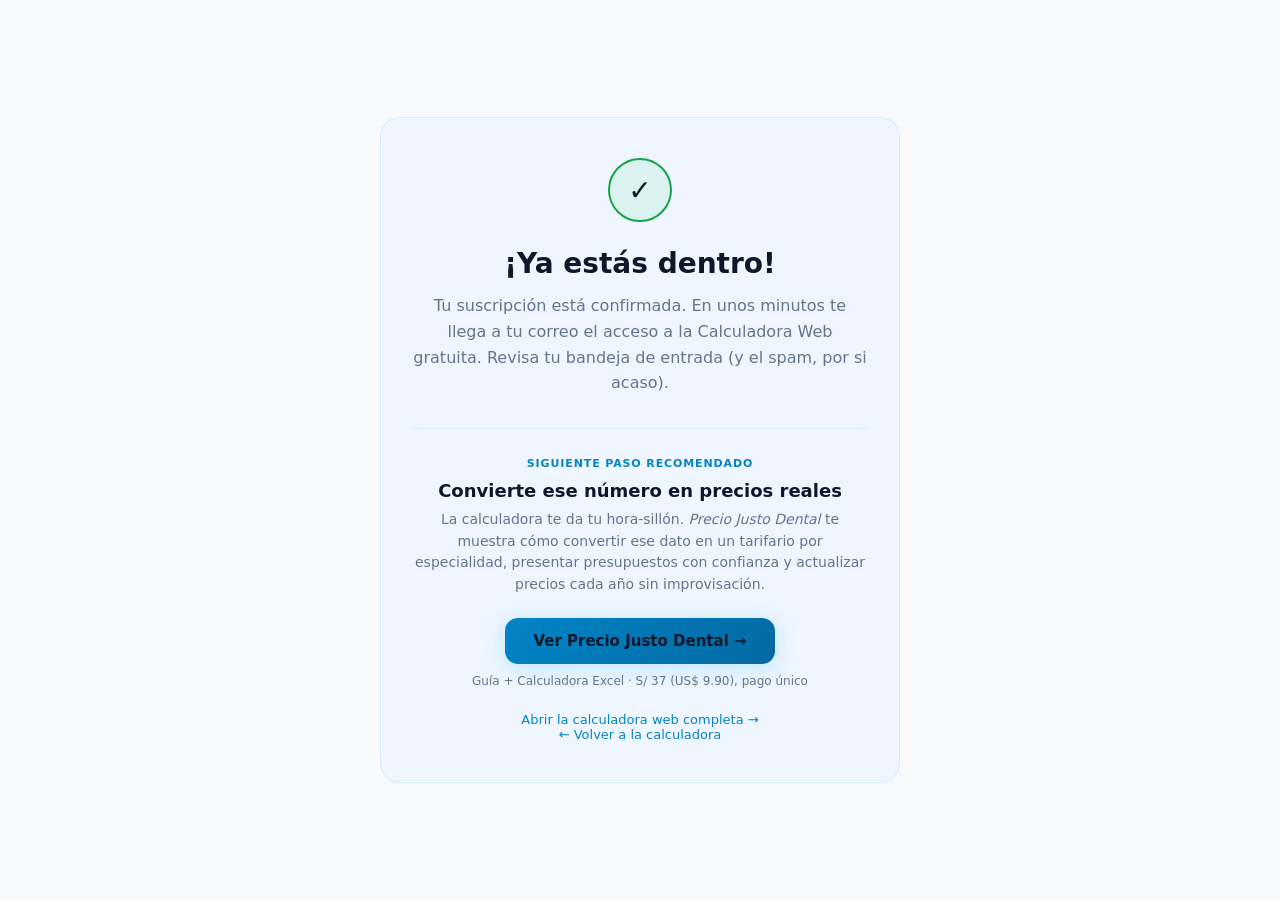
<file: gracias/index.html>
<!doctype html>
<html lang="es">
<head>
<!-- FELORYX-GA4 START -->
<script async src="https://www.googletagmanager.com/gtag/js?id=G-DVSLRD84X2"></script>
<script>window.dataLayer=window.dataLayer||[];function gtag(){dataLayer.push(arguments);}gtag('js',new Date());gtag('config','G-DVSLRD84X2');</script>
<!-- FELORYX-GA4 END -->
<meta charset="utf-8">
<meta name="viewport" content="width=device-width, initial-scale=1">
<title>Listo — FELORYX Dental</title>


<style>
  :root {
    --bg:     #0F172A;
    --bg2:    #1E293B;
    --fg:     #F1F5F9;
    --muted:  #94A3B8;
    --accent: #38BDF8;
    --accentd:#0EA5E9;
    --ok:     #4ADE80;
    color-scheme: dark;
  }
  @media (prefers-color-scheme: light) {
    :root:not([data-theme="dark"]) {
      --bg:    #F8FAFC; --bg2:   #EFF6FF;
      --fg:    #0F172A; --muted: #64748B;
      --accent:#0284C7; --accentd:#0369A1;
      --ok:    #16A34A;
      color-scheme: light;
    }
  }
  :root[data-theme="light"] {
    --bg:#F8FAFC; --bg2:#EFF6FF;
    --fg:#0F172A; --muted:#64748B;
    --accent:#0284C7; --accentd:#0369A1;
    --ok:#16A34A; color-scheme: light;
  }

  * { box-sizing: border-box; margin: 0; padding: 0; }
  body {
    background: var(--bg);
    color: var(--fg);
    font-family: 'Inter', system-ui, -apple-system, sans-serif;
    min-height: 100dvh;
    display: flex;
    flex-direction: column;
    align-items: center;
    justify-content: center;
    padding: 40px max(16px, env(safe-area-inset-left, 0px));
    padding-right: max(16px, env(safe-area-inset-right, 0px));
    text-align: center;
  }

  .card {
    background: var(--bg2);
    border: 1px solid rgba(56,189,248,.15);
    border-radius: 20px;
    padding: 40px 32px;
    max-width: 520px;
    width: 100%;
  }

  .check-icon {
    width: 64px; height: 64px;
    background: rgba(74,222,128,.12);
    border: 2px solid var(--ok);
    border-radius: 50%;
    display: flex; align-items: center; justify-content: center;
    margin: 0 auto 24px;
    font-size: 28px;
  }

  h1 {
    font-size: clamp(22px, 5vw, 28px);
    font-weight: 800;
    line-height: 1.25;
    margin-bottom: 12px;
    color: var(--fg);
    text-wrap: balance;
  }

  .subtitle {
    font-size: 16px;
    color: var(--muted);
    line-height: 1.6;
    margin-bottom: 32px;
  }

  .divider {
    border: none;
    border-top: 1px solid rgba(56,189,248,.12);
    margin: 28px 0;
  }

  .upsell-label {
    font-size: 11px;
    font-weight: 700;
    letter-spacing: .08em;
    text-transform: uppercase;
    color: var(--accent);
    margin-bottom: 10px;
  }

  .upsell-title {
    font-size: 18px;
    font-weight: 700;
    color: var(--fg);
    margin-bottom: 8px;
    text-wrap: balance;
  }

  .upsell-desc {
    font-size: 14px;
    color: var(--muted);
    line-height: 1.55;
    margin-bottom: 22px;
  }

  .btn-cta {
    display: inline-block;
    background: linear-gradient(135deg, var(--accent), var(--accentd));
    color: #0F172A;
    font-weight: 800;
    font-size: 15px;
    padding: 14px 28px;
    border-radius: 13px;
    text-decoration: none;
    box-shadow: 0 4px 22px rgba(56,189,248,.28);
    transition: transform .15s, box-shadow .15s;
    cursor: pointer;
  }
  .btn-cta:hover { transform: translateY(-1px); box-shadow: 0 7px 30px rgba(56,189,248,.40); }

  .price-tag {
    font-size: 12px;
    color: var(--muted);
    margin-top: 10px;
  }

  .back-link {
    margin-top: 24px;
    font-size: 13px;
    color: var(--muted);
  }
  .back-link a { color: var(--accent); text-decoration: none; }
  .back-link a:hover { text-decoration: underline; }
</style>
</head>
<body>

<div class="card">
  <div class="check-icon">✓</div>

  <h1>¡Ya estás dentro!</h1>
  <p class="subtitle">
    Tu suscripción está confirmada. En unos minutos te llega a tu correo el acceso a la Calculadora Web gratuita.
    Revisa tu bandeja de entrada (y el spam, por si acaso).
  </p>

  <hr class="divider">

  <p class="upsell-label">Siguiente paso recomendado</p>
  <p class="upsell-title">Convierte ese número en precios reales</p>
  <p class="upsell-desc">
    La calculadora te da tu hora-sillón. <em>Precio Justo Dental</em> te muestra
    cómo convertir ese dato en un tarifario por especialidad, presentar
    presupuestos con confianza y actualizar precios cada año sin improvisación.
  </p>

  <a class="btn-cta"
     href="https://pay.hotmart.com/T108039382I?src=brevo&sck=brevo_gracias_cta"
     target="_blank" rel="noopener"
     onclick="if(typeof gtag==='function'){gtag('event','begin_checkout',{currency:'USD',value:9.90,items:[{item_id:'T001',item_name:'Precio Justo Dental'}],cta_id:'gracias_cta'});}">
    Ver Precio Justo Dental →
  </a>
  <p class="price-tag">Guía + Calculadora Excel · S/ 37 (US$ 9.90), pago único</p>

  <p class="back-link">
    <a href="https://feloryx.github.io/calculadora-hora-sillon/calculadora-web/?utm_source=brevo&utm_medium=gracias&utm_campaign=t001_calculadora">Abrir la calculadora web completa →</a><br>
    <a href="https://feloryx.github.io/calculadora-hora-sillon/"
       onclick="if(typeof gtag!=='undefined'){gtag('event','back_to_calc',{event_category:'navigation',event_label:'gracias_back'});}">
      ← Volver a la calculadora
    </a>
  </p>
</div>

<script>
// generate_lead cuando:
//   A) ?lead=1  — redireccion directa desde formulario Brevo (via postMessage listener)
//   B) ?utm_source=brevo&utm_medium=form — fallback si el iframe redirige sin postMessage
// Idempotente: una vez por navegador (localStorage). Limpia params de URL post-disparo.
(function () {
  var p = new URLSearchParams(location.search);
  var fromBrevo = (p.get('utm_source') === 'brevo' && p.get('utm_medium') === 'form');
  var hasLeadParam = (p.get('lead') === '1');
  if (!hasLeadParam && !fromBrevo) return;
  var KEY = 'feloryx_t001_lead_v2';
  var seen = false;
  try { seen = localStorage.getItem(KEY) === '1'; } catch (e) {}
  if (!seen && typeof gtag === 'function') {
    gtag('event', 'generate_lead', { lead_source: 'brevo_form', form_id: 'calculadora_hora_sillon', currency: 'USD', value: 1 });
    try { localStorage.setItem(KEY, '1'); } catch (e) {}
  }
  p.delete('lead');
  var q = p.toString();
  try { history.replaceState(null, '', location.pathname + (q ? '?' + q : '') + location.hash); } catch (e) {}
})();
</script>

</body>
</html>
</file>
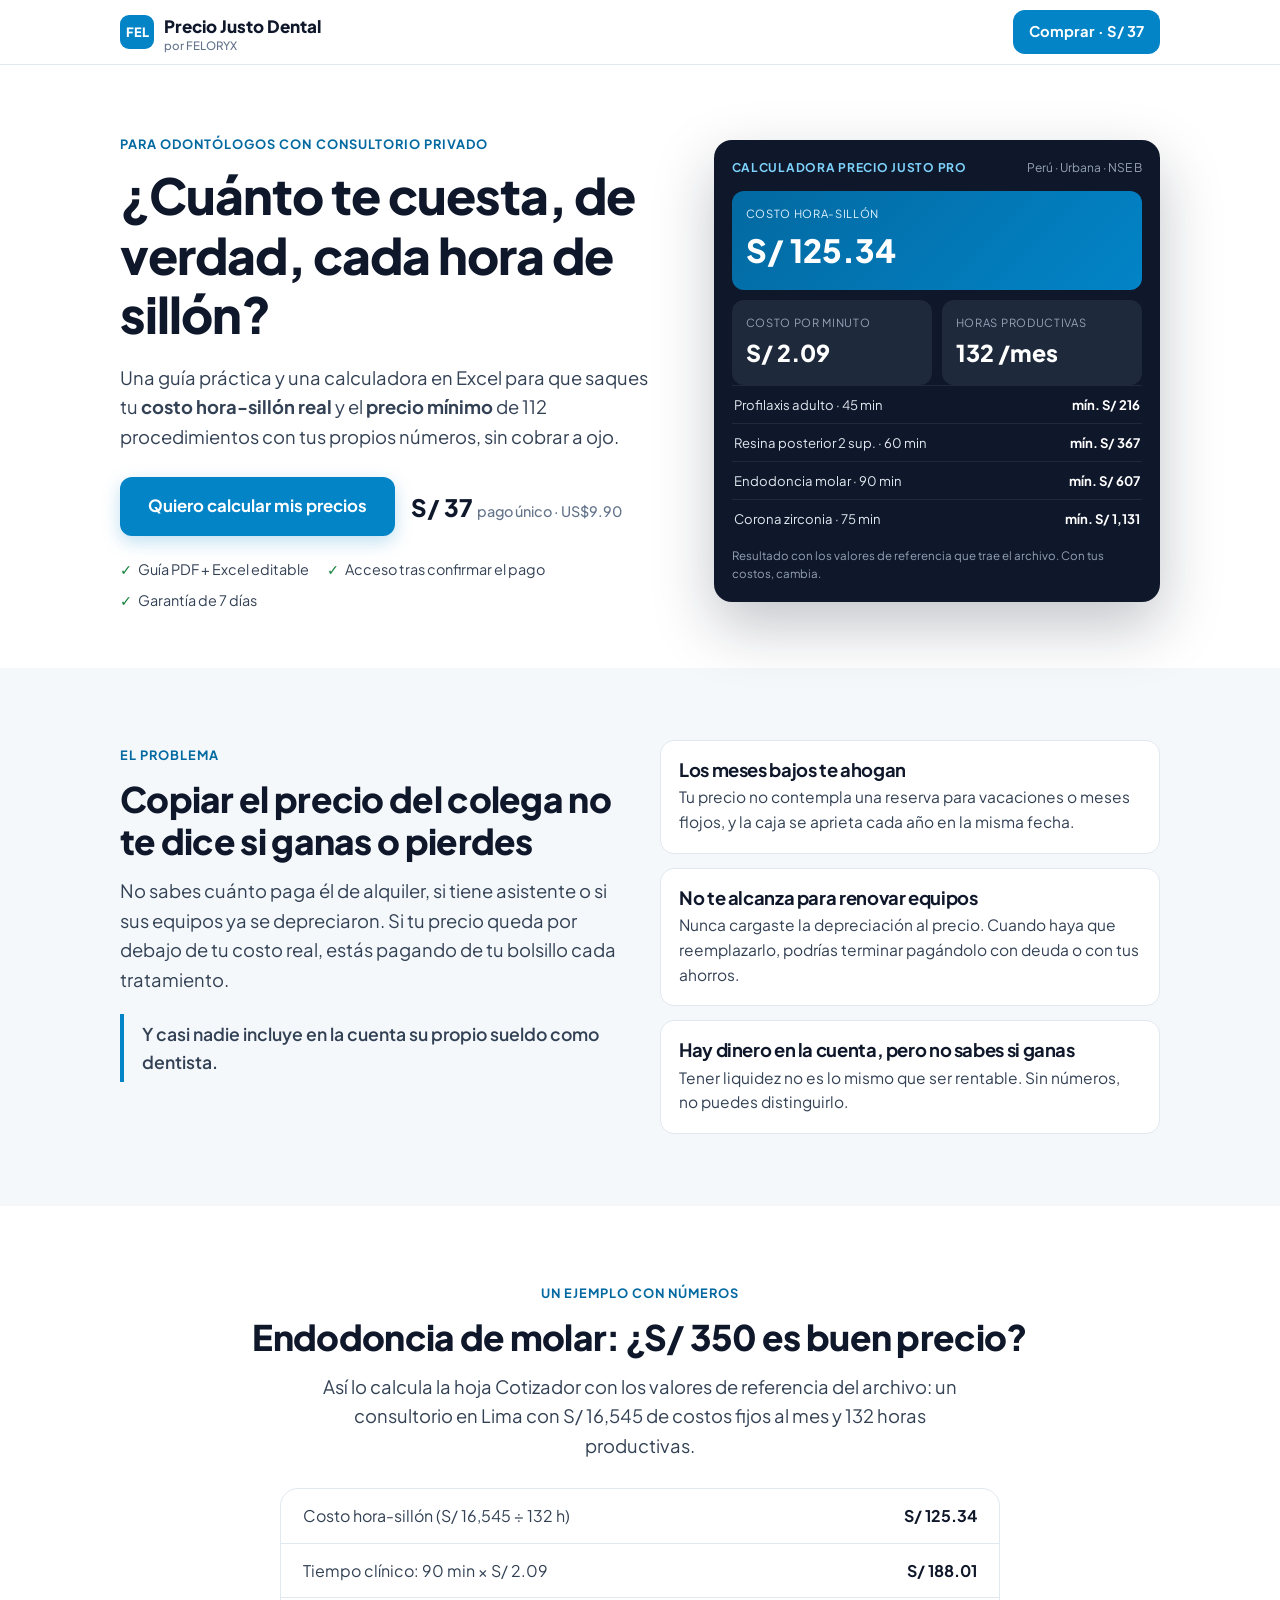
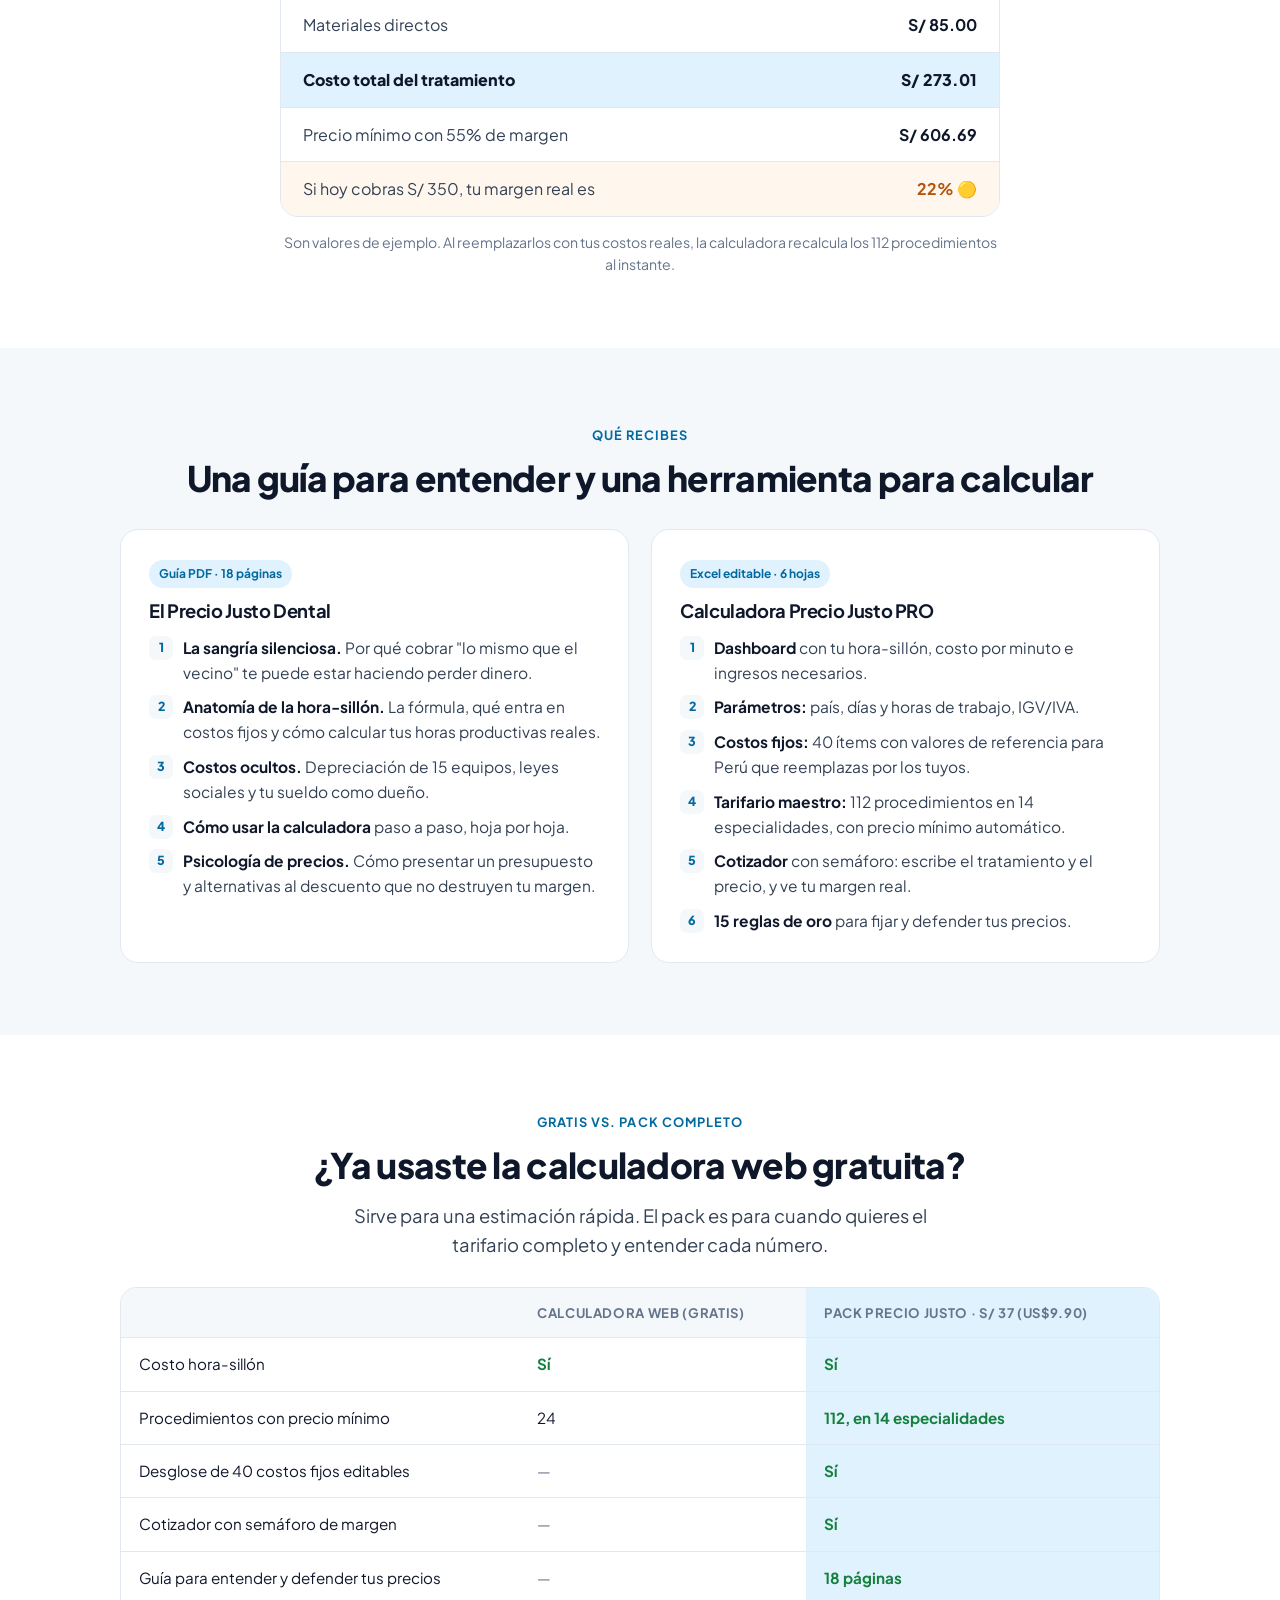
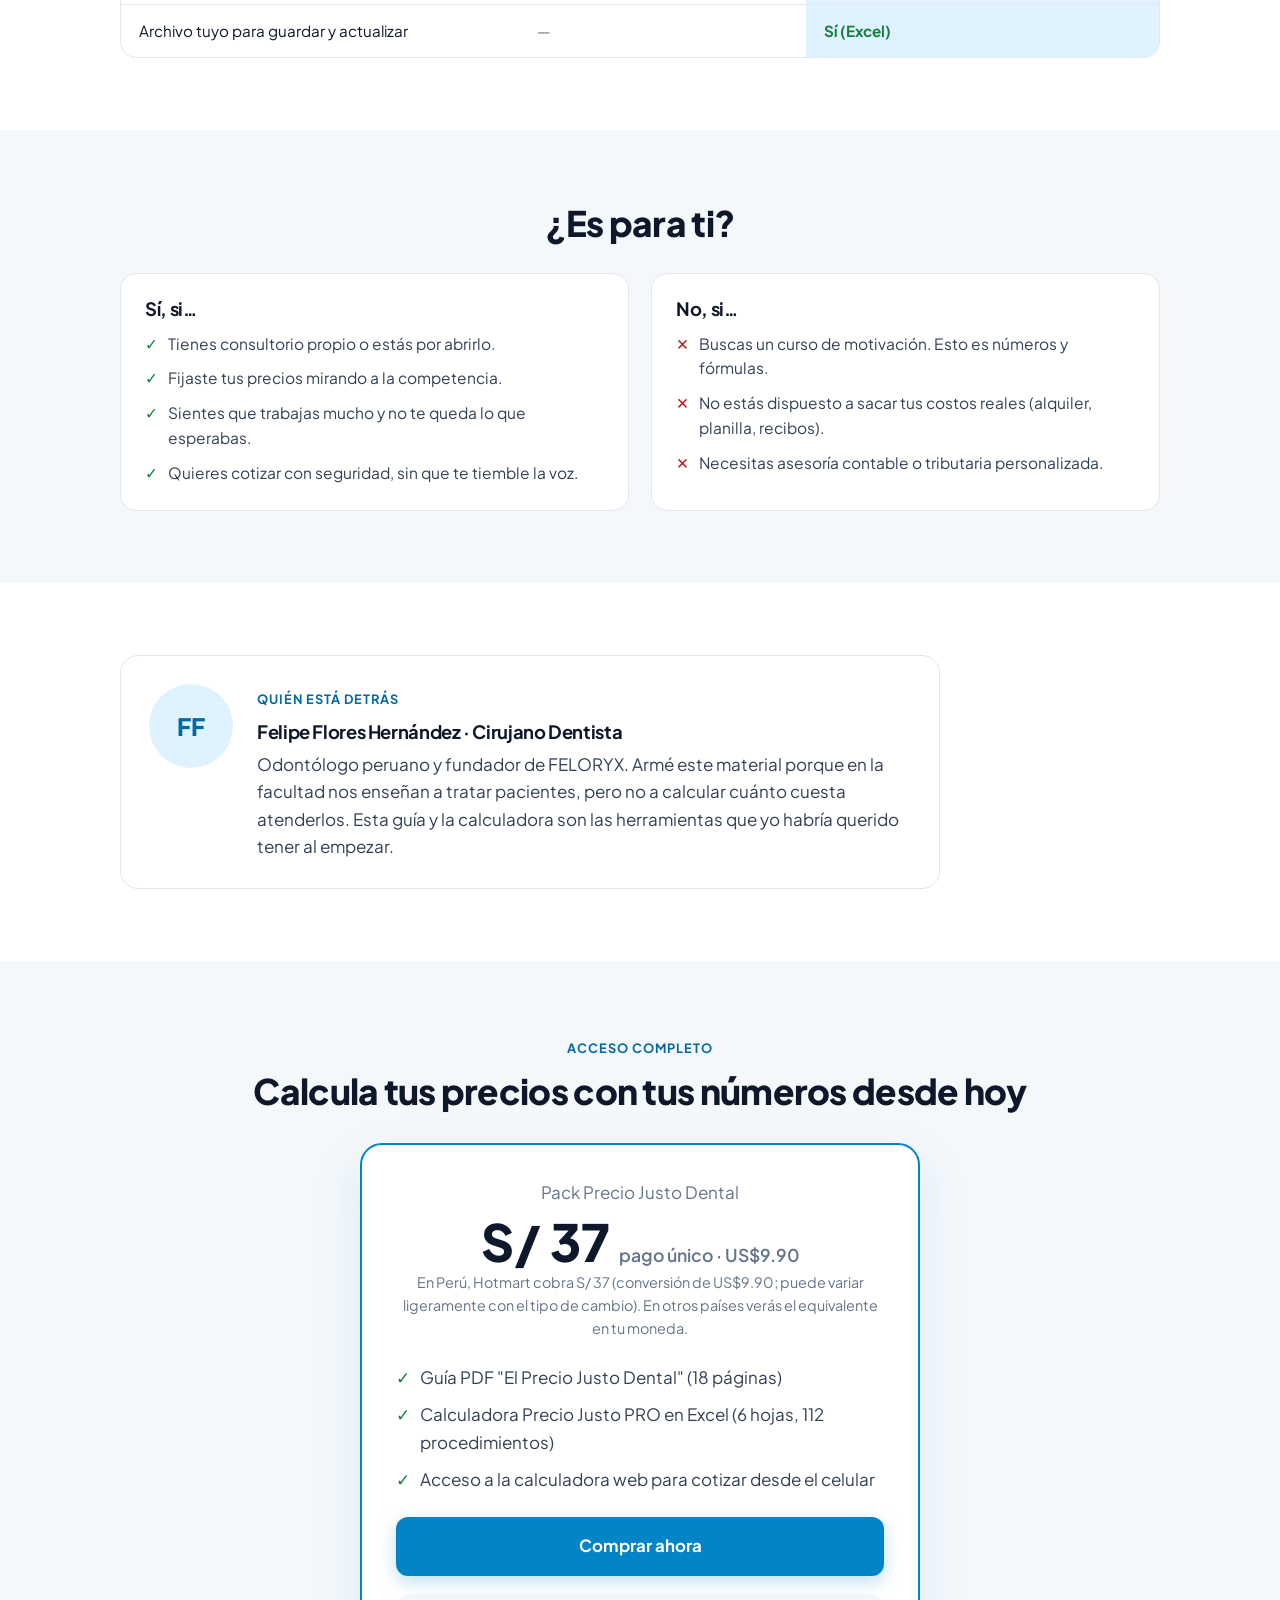
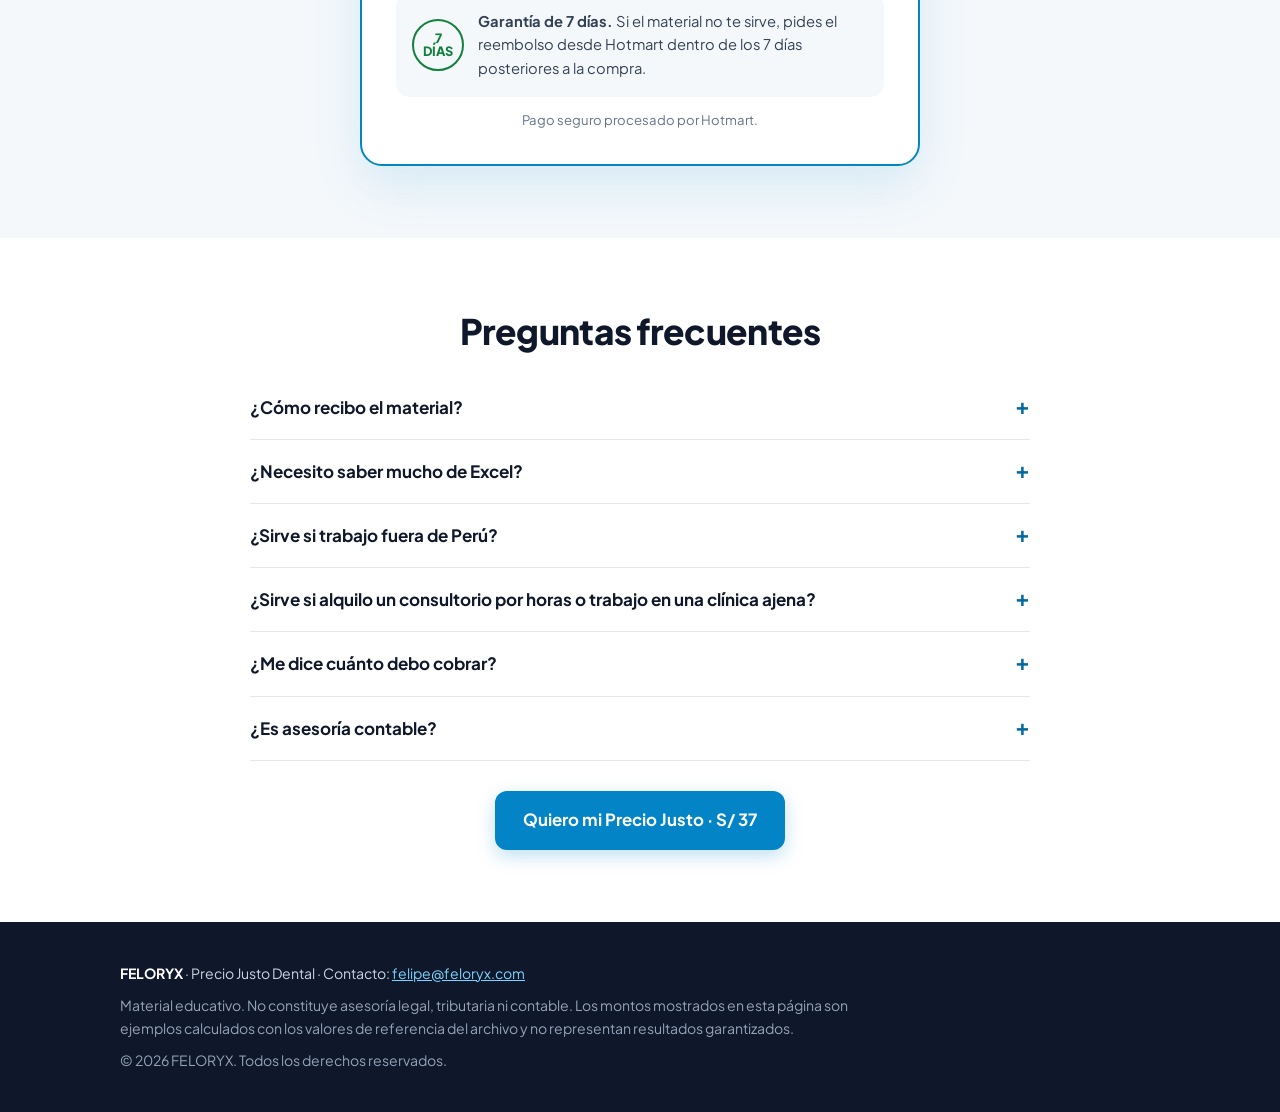
<file: precio-justo-dental/index.html>
<!doctype html>
<html lang="es">
<head>
<!-- FELORYX-GA4 START -->
<script async src="https://www.googletagmanager.com/gtag/js?id=G-DVSLRD84X2"></script>
<script>window.dataLayer=window.dataLayer||[];function gtag(){dataLayer.push(arguments);}gtag('js',new Date());gtag('config','G-DVSLRD84X2');</script>
<!-- FELORYX-GA4 END -->
<meta charset="utf-8">
<meta name="viewport" content="width=device-width, initial-scale=1">
<title>Precio Justo Dental — Calcula tu costo hora-sillón y tus precios mínimos</title>
<meta name="description" content="Guía PDF + Calculadora Excel con 112 procedimientos para que el odontólogo calcule su costo hora-sillón real y el precio mínimo de cada tratamiento. S/ 37 (US$9.90), pago único.">
<meta property="og:title" content="Precio Justo Dental — ¿Cuánto te cuesta cada hora de sillón?">
<meta property="og:description" content="Guía + Calculadora Excel con 112 procedimientos. Calcula tu precio mínimo con tus propios números.">
<link rel="preconnect" href="https://fonts.googleapis.com">
<link rel="preconnect" href="https://fonts.gstatic.com" crossorigin>
<link href="https://fonts.googleapis.com/css2?family=Plus+Jakarta+Sans:wght@400;500;600;700;800&display=swap" rel="stylesheet">
<style>
:root{
  --ink:#0f172a; --ink-2:#334155; --muted:#64748b; --line:#e2e8f0;
  --bg:#ffffff; --bg-soft:#f4f8fb; --accent:#0284c7; --accent-strong:#0369a1; --accent-soft:#e0f2fe;
  --ok:#15803d; --warn:#b45309; --bad:#b91c1c; --cta:#0284c7; --cta-ink:#ffffff;
  --radius:14px; --max:1080px;
}
*{box-sizing:border-box;margin:0;padding:0}
html{scroll-behavior:smooth}
body{font-family:"Plus Jakarta Sans",system-ui,-apple-system,Segoe UI,Roboto,sans-serif;color:var(--ink);background:var(--bg);line-height:1.6;font-size:17px;-webkit-font-smoothing:antialiased}
a{color:var(--accent-strong)}
.wrap{max-width:var(--max);margin:0 auto;padding:0 20px}
section{padding:72px 0}
h1,h2,h3{line-height:1.2;letter-spacing:-.02em}
h1{font-size:clamp(2rem,5vw,3.1rem);font-weight:800}
h2{font-size:clamp(1.6rem,3.6vw,2.2rem);font-weight:800;margin-bottom:14px}
h3{font-size:1.15rem;font-weight:700}
.eyebrow{display:inline-block;font-size:.8rem;font-weight:700;letter-spacing:.08em;text-transform:uppercase;color:var(--accent-strong);margin-bottom:12px}
.lead{font-size:1.15rem;color:var(--ink-2);max-width:640px}
.muted{color:var(--muted)}
.soft{background:var(--bg-soft)}
.btn{display:inline-flex;align-items:center;justify-content:center;gap:8px;background:var(--cta);color:var(--cta-ink);font-weight:700;font-size:1.05rem;padding:16px 28px;border-radius:12px;text-decoration:none;transition:background .15s,transform .15s;box-shadow:0 6px 18px rgba(2,132,199,.25)}
.btn:hover{background:var(--accent-strong);transform:translateY(-1px)}
.btn-sm{padding:10px 16px;font-size:.92rem;box-shadow:none}

/* header */
header{position:sticky;top:0;z-index:10;background:rgba(255,255,255,.92);backdrop-filter:blur(8px);border-bottom:1px solid var(--line)}
header .wrap{display:flex;align-items:center;justify-content:space-between;height:64px}
.brand{display:flex;align-items:center;gap:10px;font-weight:800;text-decoration:none;color:var(--ink)}
.brand-mark{width:34px;height:34px;border-radius:9px;background:var(--accent);color:#fff;display:grid;place-items:center;font-size:.8rem;font-weight:800}
.brand small{display:block;font-weight:500;color:var(--muted);font-size:.72rem;line-height:1}

/* hero */
.hero{padding:64px 0 56px}
.hero-grid{display:grid;grid-template-columns:1.1fr .9fr;gap:48px;align-items:center}
.hero p.lead{margin:18px 0 26px}
.price-inline{display:flex;align-items:center;gap:16px;flex-wrap:wrap}
.price-tag{font-weight:800;font-size:1.5rem}
.price-tag span{font-size:.9rem;font-weight:500;color:var(--muted);margin-left:4px}
.trust{display:flex;flex-wrap:wrap;gap:8px 18px;margin-top:22px;font-size:.9rem;color:var(--ink-2)}
.trust li{list-style:none;display:flex;align-items:center;gap:6px}
.trust li::before{content:"✓";color:var(--ok);font-weight:800}

/* dashboard mock */
.mock{background:#0f172a;border-radius:18px;padding:18px;color:#e2e8f0;box-shadow:0 24px 60px rgba(15,23,42,.25)}
.mock-top{display:flex;justify-content:space-between;align-items:center;font-size:.75rem;color:#94a3b8;margin-bottom:14px}
.mock-top b{color:#7dd3fc;letter-spacing:.06em}
.kpis{display:grid;grid-template-columns:1fr 1fr;gap:10px}
.kpi{background:#1e293b;border-radius:12px;padding:14px}
.kpi .k{font-size:.7rem;text-transform:uppercase;letter-spacing:.06em;color:#94a3b8}
.kpi .v{font-size:1.45rem;font-weight:800;color:#fff;margin-top:2px}
.kpi.main{grid-column:1/-1;background:linear-gradient(135deg,#0369a1,#0284c7)}
.kpi.main .k{color:#e0f2fe}
.kpi.main .v{font-size:2rem}
.mock-row{display:flex;justify-content:space-between;font-size:.82rem;padding:8px 2px;border-top:1px solid #1e293b}
.mock-row:first-of-type{margin-top:12px}
.mock-row span:last-child{font-weight:700;color:#fff}
.mock-note{font-size:.72rem;color:#94a3b8;margin-top:10px}

/* problem */
.two{display:grid;grid-template-columns:1fr 1fr;gap:40px;align-items:start}
.quote{border-left:4px solid var(--accent);padding:6px 0 6px 18px;font-size:1.1rem;font-weight:600;color:var(--ink-2);margin:20px 0}
.symptoms{display:grid;gap:14px}
.symptom{background:#fff;border:1px solid var(--line);border-radius:var(--radius);padding:18px}
.symptom p{color:var(--ink-2);font-size:.97rem;margin-top:4px}

/* worked example */
.calc{background:#fff;border:1px solid var(--line);border-radius:18px;overflow:hidden;max-width:720px;margin:28px auto 0}
.calc-row{display:flex;justify-content:space-between;gap:16px;padding:14px 22px;border-bottom:1px solid var(--line);font-size:1rem}
.calc-row span:first-child{color:var(--ink-2)}
.calc-row span:last-child{font-weight:700;white-space:nowrap}
.calc-row.total{background:var(--accent-soft)}
.calc-row.total span{color:var(--ink);font-weight:800}
.calc-row.result{background:#fff7ed;border-bottom:0}
.calc-row.result span:last-child{color:var(--warn)}
.calc-foot{text-align:center;font-size:.88rem;color:var(--muted);margin-top:14px;max-width:720px;margin-left:auto;margin-right:auto}

/* includes */
.cards{display:grid;grid-template-columns:1fr 1fr;gap:22px;margin-top:30px}
.card{background:#fff;border:1px solid var(--line);border-radius:18px;padding:28px}
.card .tag{display:inline-block;font-size:.75rem;font-weight:700;background:var(--accent-soft);color:var(--accent-strong);padding:4px 10px;border-radius:99px;margin-bottom:12px}
.card ol,.card ul{margin:14px 0 0 0;padding-left:0;list-style:none;display:grid;gap:10px}
.card li{display:flex;gap:10px;font-size:.97rem;color:var(--ink-2)}
.card li b{color:var(--ink)}
.card li .n{flex:none;width:24px;height:24px;border-radius:7px;background:var(--bg-soft);display:grid;place-items:center;font-size:.78rem;font-weight:800;color:var(--accent-strong)}

/* compare */
.table-wrap{overflow-x:auto;margin-top:28px;border:1px solid var(--line);border-radius:16px;background:#fff}
table{width:100%;border-collapse:collapse;min-width:520px}
th,td{padding:14px 18px;text-align:left;border-bottom:1px solid var(--line);font-size:.95rem}
th{font-size:.82rem;text-transform:uppercase;letter-spacing:.05em;color:var(--muted);background:var(--bg-soft)}
th:nth-child(3),td:nth-child(3){background:var(--accent-soft)}
td.y{color:var(--ok);font-weight:700}
td.n{color:var(--muted)}
tr:last-child td{border-bottom:0}

/* fit */
.fit{display:grid;grid-template-columns:1fr 1fr;gap:22px;margin-top:28px}
.fit .box{border-radius:16px;padding:24px;border:1px solid var(--line);background:#fff}
.fit ul{list-style:none;display:grid;gap:10px;margin-top:12px}
.fit li{display:flex;gap:10px;color:var(--ink-2);font-size:.97rem}
.fit .yes li::before{content:"✓";color:var(--ok);font-weight:800}
.fit .no li::before{content:"✕";color:var(--bad);font-weight:800}

/* author */
.author{display:flex;gap:24px;align-items:flex-start;background:#fff;border:1px solid var(--line);border-radius:18px;padding:28px;max-width:820px}
.avatar{flex:none;width:84px;height:84px;border-radius:50%;background:var(--accent-soft);color:var(--accent-strong);display:grid;place-items:center;font-weight:800;font-size:1.5rem;overflow:hidden}
.avatar img{width:100%;height:100%;object-fit:cover}
.author p{color:var(--ink-2);margin-top:8px}

/* offer */
.offer{max-width:560px;margin:30px auto 0;background:#fff;border:2px solid var(--accent);border-radius:22px;padding:34px;text-align:center;box-shadow:0 20px 50px rgba(2,132,199,.12)}
.offer .big{font-size:3.2rem;font-weight:800;line-height:1;margin:10px 0 4px}
.offer .big small{font-size:1.1rem;font-weight:600;color:var(--muted)}
.offer ul{list-style:none;text-align:left;display:grid;gap:10px;margin:24px 0}
.offer li{display:flex;gap:10px;color:var(--ink-2)}
.offer li::before{content:"✓";color:var(--ok);font-weight:800}
.offer .btn{width:100%}
.guarantee{display:flex;gap:14px;align-items:center;text-align:left;background:var(--bg-soft);border-radius:14px;padding:16px;margin-top:18px;font-size:.92rem;color:var(--ink-2)}
.guarantee .seal{flex:none;width:52px;height:52px;border-radius:50%;border:2px solid var(--ok);color:var(--ok);display:grid;place-items:center;font-weight:800;font-size:.8rem;line-height:1.05;text-align:center}
.secure{font-size:.82rem;color:var(--muted);margin-top:12px}

/* faq */
.faq{max-width:780px;margin:24px auto 0}
details{border-bottom:1px solid var(--line);padding:18px 0}
summary{cursor:pointer;font-weight:700;list-style:none;display:flex;justify-content:space-between;gap:16px}
summary::-webkit-details-marker{display:none}
summary::after{content:"+";font-size:1.4rem;line-height:1;color:var(--accent-strong)}
details[open] summary::after{content:"–"}
details p{margin-top:10px;color:var(--ink-2)}

footer{background:var(--ink);color:#cbd5e1;padding:40px 0;font-size:.88rem}
footer a{color:#7dd3fc}
footer .disc{max-width:760px;margin-top:10px;color:#94a3b8}

.center{text-align:center}
.center .lead{margin-left:auto;margin-right:auto}
.cta-row{margin-top:30px;text-align:center}

/* mobile sticky buy bar */
.mbar{display:none}
@media (max-width:860px){
  section{padding:56px 0}
  .hero{padding:40px 0}
  .hero-grid,.two,.cards,.fit{grid-template-columns:1fr;gap:28px}
  .author{flex-direction:column}
  .mbar{display:flex;position:fixed;left:0;right:0;bottom:0;z-index:20;background:#fff;border-top:1px solid var(--line);padding:10px 16px;gap:12px;align-items:center;justify-content:space-between;box-shadow:0 -8px 24px rgba(15,23,42,.08)}
  .mbar b{font-size:1.1rem}
  .mbar small{display:block;color:var(--muted);font-size:.75rem}
  body{padding-bottom:76px}
  header .btn-sm{display:none}
  .wrap{padding:0 16px}
  .calc-row{padding:12px 16px;font-size:.95rem}
  .mock-top span{display:none}
}
</style>
</head>
<body>

<header>
  <div class="wrap">
    <a class="brand" href="#top"><span class="brand-mark">FEL</span><span>Precio Justo Dental<small>por FELORYX</small></span></a>
    <a class="btn btn-sm buy" href="#oferta">Comprar · S/ 37</a>
  </div>
</header>

<main id="top">

<!-- HERO -->
<section class="hero">
  <div class="wrap hero-grid">
    <div>
      <span class="eyebrow">Para odontólogos con consultorio privado</span>
      <h1>¿Cuánto te cuesta, de verdad, cada hora de sillón?</h1>
      <p class="lead">Una guía práctica y una calculadora en Excel para que saques tu <b>costo hora-sillón real</b> y el <b>precio mínimo</b> de 112 procedimientos con tus propios números, sin cobrar a ojo.</p>
      <div class="price-inline">
        <a class="btn buy" href="#oferta">Quiero calcular mis precios</a>
        <div class="price-tag">S/ 37<span>pago único · US$9.90</span></div>
      </div>
      <ul class="trust">
        <li>Guía PDF + Excel editable</li>
        <li>Acceso tras confirmar el pago</li>
        <li>Garantía de 7 días</li>
      </ul>
    </div>

    <div class="mock" aria-label="Vista del dashboard de la calculadora con los valores de ejemplo">
      <div class="mock-top"><b>CALCULADORA PRECIO JUSTO PRO</b><span>Perú · Urbana · NSE B</span></div>
      <div class="kpis">
        <div class="kpi main"><div class="k">Costo hora-sillón</div><div class="v">S/ 125.34</div></div>
        <div class="kpi"><div class="k">Costo por minuto</div><div class="v">S/ 2.09</div></div>
        <div class="kpi"><div class="k">Horas productivas</div><div class="v">132 /mes</div></div>
      </div>
      <div class="mock-row"><span>Profilaxis adulto · 45 min</span><span>mín. S/ 216</span></div>
      <div class="mock-row"><span>Resina posterior 2 sup. · 60 min</span><span>mín. S/ 367</span></div>
      <div class="mock-row"><span>Endodoncia molar · 90 min</span><span>mín. S/ 607</span></div>
      <div class="mock-row"><span>Corona zirconia · 75 min</span><span>mín. S/ 1,131</span></div>
      <p class="mock-note">Resultado con los valores de referencia que trae el archivo. Con tus costos, cambia.</p>
    </div>
  </div>
</section>

<!-- PROBLEM -->
<section class="soft">
  <div class="wrap two">
    <div>
      <span class="eyebrow">El problema</span>
      <h2>Copiar el precio del colega no te dice si ganas o pierdes</h2>
      <p class="lead">No sabes cuánto paga él de alquiler, si tiene asistente o si sus equipos ya se depreciaron. Si tu precio queda por debajo de tu costo real, estás pagando de tu bolsillo cada tratamiento.</p>
      <p class="quote">Y casi nadie incluye en la cuenta su propio sueldo como dentista.</p>
    </div>
    <div class="symptoms">
      <div class="symptom"><h3>Los meses bajos te ahogan</h3><p>Tu precio no contempla una reserva para vacaciones o meses flojos, y la caja se aprieta cada año en la misma fecha.</p></div>
      <div class="symptom"><h3>No te alcanza para renovar equipos</h3><p>Nunca cargaste la depreciación al precio. Cuando haya que reemplazarlo, podrías terminar pagándolo con deuda o con tus ahorros.</p></div>
      <div class="symptom"><h3>Hay dinero en la cuenta, pero no sabes si ganas</h3><p>Tener liquidez no es lo mismo que ser rentable. Sin números, no puedes distinguirlo.</p></div>
    </div>
  </div>
</section>

<!-- WORKED EXAMPLE -->
<section>
  <div class="wrap center">
    <span class="eyebrow">Un ejemplo con números</span>
    <h2>Endodoncia de molar: ¿S/ 350 es buen precio?</h2>
    <p class="lead">Así lo calcula la hoja Cotizador con los valores de referencia del archivo: un consultorio en Lima con S/ 16,545 de costos fijos al mes y 132 horas productivas.</p>
  </div>
  <div class="wrap">
    <div class="calc">
      <div class="calc-row"><span>Costo hora-sillón (S/ 16,545 ÷ 132 h)</span><span>S/ 125.34</span></div>
      <div class="calc-row"><span>Tiempo clínico: 90 min × S/ 2.09</span><span>S/ 188.01</span></div>
      <div class="calc-row"><span>Materiales directos</span><span>S/ 85.00</span></div>
      <div class="calc-row total"><span>Costo total del tratamiento</span><span>S/ 273.01</span></div>
      <div class="calc-row"><span>Precio mínimo con 55% de margen</span><span>S/ 606.69</span></div>
      <div class="calc-row result"><span>Si hoy cobras S/ 350, tu margen real es</span><span>22% 🟡</span></div>
    </div>
    <p class="calc-foot">Son valores de ejemplo. Al reemplazarlos con tus costos reales, la calculadora recalcula los 112 procedimientos al instante.</p>
  </div>
</section>

<!-- WHAT'S INCLUDED -->
<section class="soft">
  <div class="wrap">
    <div class="center">
      <span class="eyebrow">Qué recibes</span>
      <h2>Una guía para entender y una herramienta para calcular</h2>
    </div>
    <div class="cards">
      <div class="card">
        <span class="tag">Guía PDF · 18 páginas</span>
        <h3>El Precio Justo Dental</h3>
        <ol>
          <li><span class="n">1</span><span><b>La sangría silenciosa.</b> Por qué cobrar "lo mismo que el vecino" te puede estar haciendo perder dinero.</span></li>
          <li><span class="n">2</span><span><b>Anatomía de la hora-sillón.</b> La fórmula, qué entra en costos fijos y cómo calcular tus horas productivas reales.</span></li>
          <li><span class="n">3</span><span><b>Costos ocultos.</b> Depreciación de 15 equipos, leyes sociales y tu sueldo como dueño.</span></li>
          <li><span class="n">4</span><span><b>Cómo usar la calculadora</b> paso a paso, hoja por hoja.</span></li>
          <li><span class="n">5</span><span><b>Psicología de precios.</b> Cómo presentar un presupuesto y alternativas al descuento que no destruyen tu margen.</span></li>
        </ol>
      </div>
      <div class="card">
        <span class="tag">Excel editable · 6 hojas</span>
        <h3>Calculadora Precio Justo PRO</h3>
        <ul>
          <li><span class="n">1</span><span><b>Dashboard</b> con tu hora-sillón, costo por minuto e ingresos necesarios.</span></li>
          <li><span class="n">2</span><span><b>Parámetros:</b> país, días y horas de trabajo, IGV/IVA.</span></li>
          <li><span class="n">3</span><span><b>Costos fijos:</b> 40 ítems con valores de referencia para Perú que reemplazas por los tuyos.</span></li>
          <li><span class="n">4</span><span><b>Tarifario maestro:</b> 112 procedimientos en 14 especialidades, con precio mínimo automático.</span></li>
          <li><span class="n">5</span><span><b>Cotizador</b> con semáforo: escribe el tratamiento y el precio, y ve tu margen real.</span></li>
          <li><span class="n">6</span><span><b>15 reglas de oro</b> para fijar y defender tus precios.</span></li>
        </ul>
      </div>
    </div>
  </div>
</section>

<!-- FREE vs PRO -->
<section>
  <div class="wrap">
    <div class="center">
      <span class="eyebrow">Gratis vs. pack completo</span>
      <h2>¿Ya usaste la calculadora web gratuita?</h2>
      <p class="lead">Sirve para una estimación rápida. El pack es para cuando quieres el tarifario completo y entender cada número.</p>
    </div>
    <div class="table-wrap">
      <table>
        <thead><tr><th></th><th>Calculadora web (gratis)</th><th>Pack Precio Justo · S/ 37 (US$9.90)</th></tr></thead>
        <tbody>
          <tr><td>Costo hora-sillón</td><td class="y">Sí</td><td class="y">Sí</td></tr>
          <tr><td>Procedimientos con precio mínimo</td><td>24</td><td class="y">112, en 14 especialidades</td></tr>
          <tr><td>Desglose de 40 costos fijos editables</td><td class="n">—</td><td class="y">Sí</td></tr>
          <tr><td>Cotizador con semáforo de margen</td><td class="n">—</td><td class="y">Sí</td></tr>
          <tr><td>Guía para entender y defender tus precios</td><td class="n">—</td><td class="y">18 páginas</td></tr>
          <tr><td>Archivo tuyo para guardar y actualizar</td><td class="n">—</td><td class="y">Sí (Excel)</td></tr>
        </tbody>
      </table>
    </div>
  </div>
</section>

<!-- FIT -->
<section class="soft">
  <div class="wrap">
    <div class="center"><h2>¿Es para ti?</h2></div>
    <div class="fit">
      <div class="box yes">
        <h3>Sí, si…</h3>
        <ul>
          <li>Tienes consultorio propio o estás por abrirlo.</li>
          <li>Fijaste tus precios mirando a la competencia.</li>
          <li>Sientes que trabajas mucho y no te queda lo que esperabas.</li>
          <li>Quieres cotizar con seguridad, sin que te tiemble la voz.</li>
        </ul>
      </div>
      <div class="box no">
        <h3>No, si…</h3>
        <ul>
          <li>Buscas un curso de motivación. Esto es números y fórmulas.</li>
          <li>No estás dispuesto a sacar tus costos reales (alquiler, planilla, recibos).</li>
          <li>Necesitas asesoría contable o tributaria personalizada.</li>
        </ul>
      </div>
    </div>
  </div>
</section>

<!-- AUTHOR -->
<section>
  <div class="wrap">
    <div class="author">
      <!-- Reemplaza "FF" por tu foto: <img src="felipe.jpg" alt="Felipe Flores Hernández"> -->
      <div class="avatar">FF</div>
      <div>
        <span class="eyebrow">Quién está detrás</span>
        <h3>Felipe Flores Hernández · Cirujano Dentista</h3>
        <p>Odontólogo peruano y fundador de FELORYX. Armé este material porque en la facultad nos enseñan a tratar pacientes, pero no a calcular cuánto cuesta atenderlos. Esta guía y la calculadora son las herramientas que yo habría querido tener al empezar.</p>
      </div>
    </div>
  </div>
</section>

<!-- OFFER -->
<section class="soft" id="oferta">
  <div class="wrap center">
    <span class="eyebrow">Acceso completo</span>
    <h2>Calcula tus precios con tus números desde hoy</h2>
    <div class="offer">
      <div class="muted">Pack Precio Justo Dental</div>
      <div class="big">S/ 37 <small>pago único · US$9.90</small></div>
      <div class="muted" style="font-size:.9rem">En Perú, Hotmart cobra S/ 37 (conversión de US$9.90; puede variar ligeramente con el tipo de cambio). En otros países verás el equivalente en tu moneda.</div>
      <ul>
        <li>Guía PDF "El Precio Justo Dental" (18 páginas)</li>
        <li>Calculadora Precio Justo PRO en Excel (6 hojas, 112 procedimientos)</li>
        <li>Acceso a la calculadora web para cotizar desde el celular</li>
      </ul>
      <a class="btn buy" href="https://pay.hotmart.com/T108039382I">Comprar ahora</a>
      <div class="guarantee">
        <div class="seal">7<br>DÍAS</div>
        <div><b>Garantía de 7 días.</b> Si el material no te sirve, pides el reembolso desde Hotmart dentro de los 7 días posteriores a la compra.</div>
      </div>
      <p class="secure">Pago seguro procesado por Hotmart.</p>
    </div>
  </div>
</section>

<!-- FAQ -->
<section>
  <div class="wrap">
    <div class="center"><h2>Preguntas frecuentes</h2></div>
    <div class="faq">
      <details><summary>¿Cómo recibo el material?</summary><p>Cuando Hotmart confirma tu pago, recibes un correo con el acceso para descargar la guía y el Excel. Con tarjeta suele ser inmediato. Con otros medios de pago puede demorar lo que tarde la confirmación.</p></details>
      <details><summary>¿Necesito saber mucho de Excel?</summary><p>No. Solo cambias las celdas marcadas en azul con tus datos (alquiler, sueldos, recibos) y todo lo demás se calcula solo. La guía te explica cada hoja paso a paso.</p></details>
      <details><summary>¿Sirve si trabajo fuera de Perú?</summary><p>Los valores de referencia y los ejemplos son de Perú. La hoja de parámetros carga el IGV/IVA de 8 países de LATAM, pero los costos los ingresas tú, así que la fórmula funciona en cualquier país.</p></details>
      <details><summary>¿Sirve si alquilo un consultorio por horas o trabajo en una clínica ajena?</summary><p>La calculadora está pensada para consultorio propio. Si alquilas por horas, puedes poner ese alquiler como costo fijo y ajustar tus horas productivas, pero el caso que mejor resuelve es el del dueño del consultorio.</p></details>
      <details><summary>¿Me dice cuánto debo cobrar?</summary><p>Te da tu <b>precio mínimo</b>: el piso por debajo del cual pierdes dinero. Tu precio final depende de tu zona, tu especialidad y tu posicionamiento. La guía te da criterios para decidirlo.</p></details>
      <details><summary>¿Es asesoría contable?</summary><p>No. Es material educativo de gestión. Para decisiones tributarias o legales, consulta con tu contador.</p></details>
    </div>
    <div class="cta-row"><a class="btn buy" href="#oferta">Quiero mi Precio Justo · S/ 37</a></div>
  </div>
</section>

</main>

<footer>
  <div class="wrap">
    <b style="color:#fff">FELORYX</b> · Precio Justo Dental · Contacto: <a href="mailto:felipe@feloryx.com">felipe@feloryx.com</a>
    <p class="disc">Material educativo. No constituye asesoría legal, tributaria ni contable. Los montos mostrados en esta página son ejemplos calculados con los valores de referencia del archivo y no representan resultados garantizados.</p>
    <p class="disc">© 2026 FELORYX. Todos los derechos reservados.</p>
  </div>
</footer>

<div class="mbar">
  <div><b>S/ 37</b><small>Guía + Calculadora Excel</small></div>
  <a class="btn btn-sm buy" href="#oferta">Comprar</a>
</div>

<script>
  // Checkout Hotmart con atribución: Hotmart registra src/sck en el reporte de ventas.
  var CHECKOUT_URL = "https://pay.hotmart.com/T108039382I";
  (function () {
    var p = new URLSearchParams(location.search);
    var src = (p.get('utm_source') || p.get('src') || 'directo').replace(/[^a-z0-9_-]/gi, '').slice(0, 30);
    var sck = [src, p.get('utm_medium') || 'na', p.get('utm_content') || 'na'].join('_').replace(/[^a-z0-9_-]/gi, '').slice(0, 60);
    var url = CHECKOUT_URL + '?src=' + encodeURIComponent(src) + '&sck=' + encodeURIComponent(sck);
    document.querySelectorAll('.offer .buy').forEach(function (a) {
      a.href = url;
      a.addEventListener('click', function () {
        if (typeof gtag === 'function') gtag('event', 'begin_checkout', { currency: 'USD', value: 9.90, items: [{ item_id: 'T001', item_name: 'Precio Justo Dental' }] });
      });
    });
  })();
</script>
</body>
</html>
</file>
